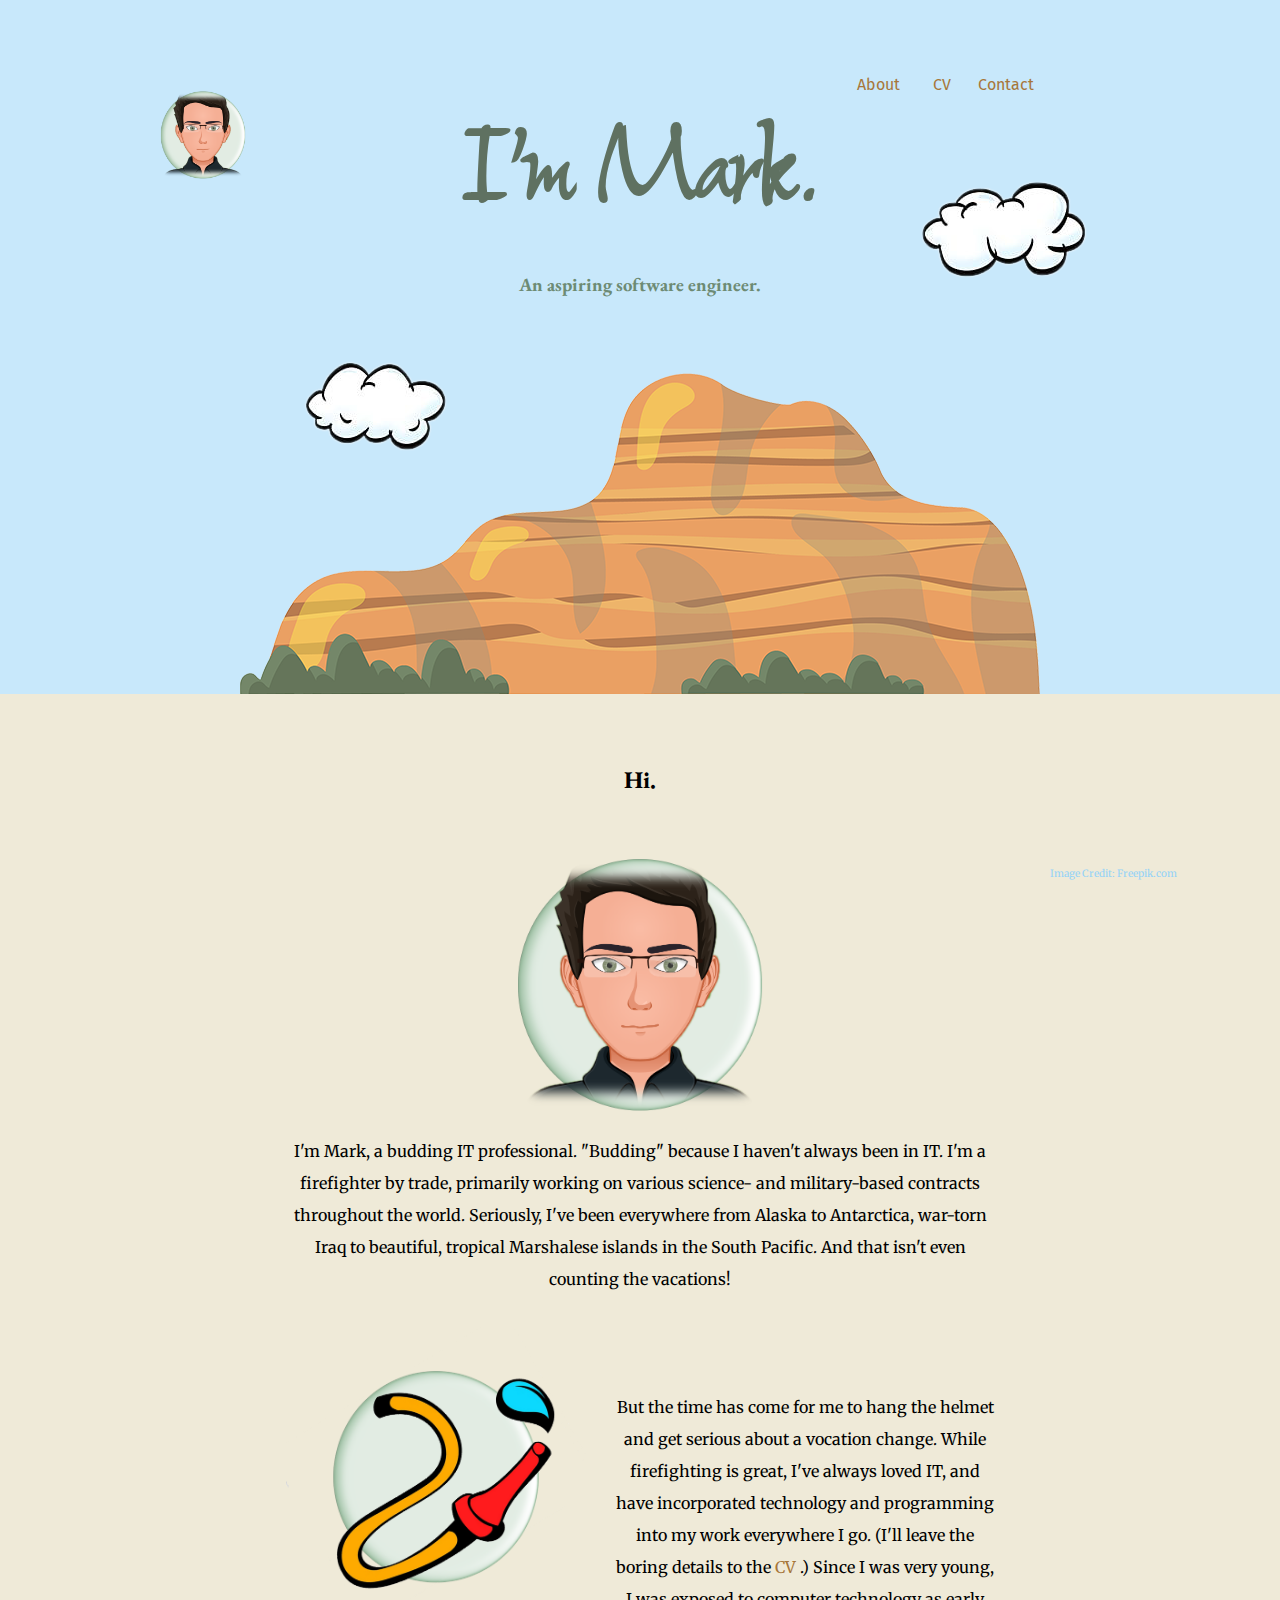
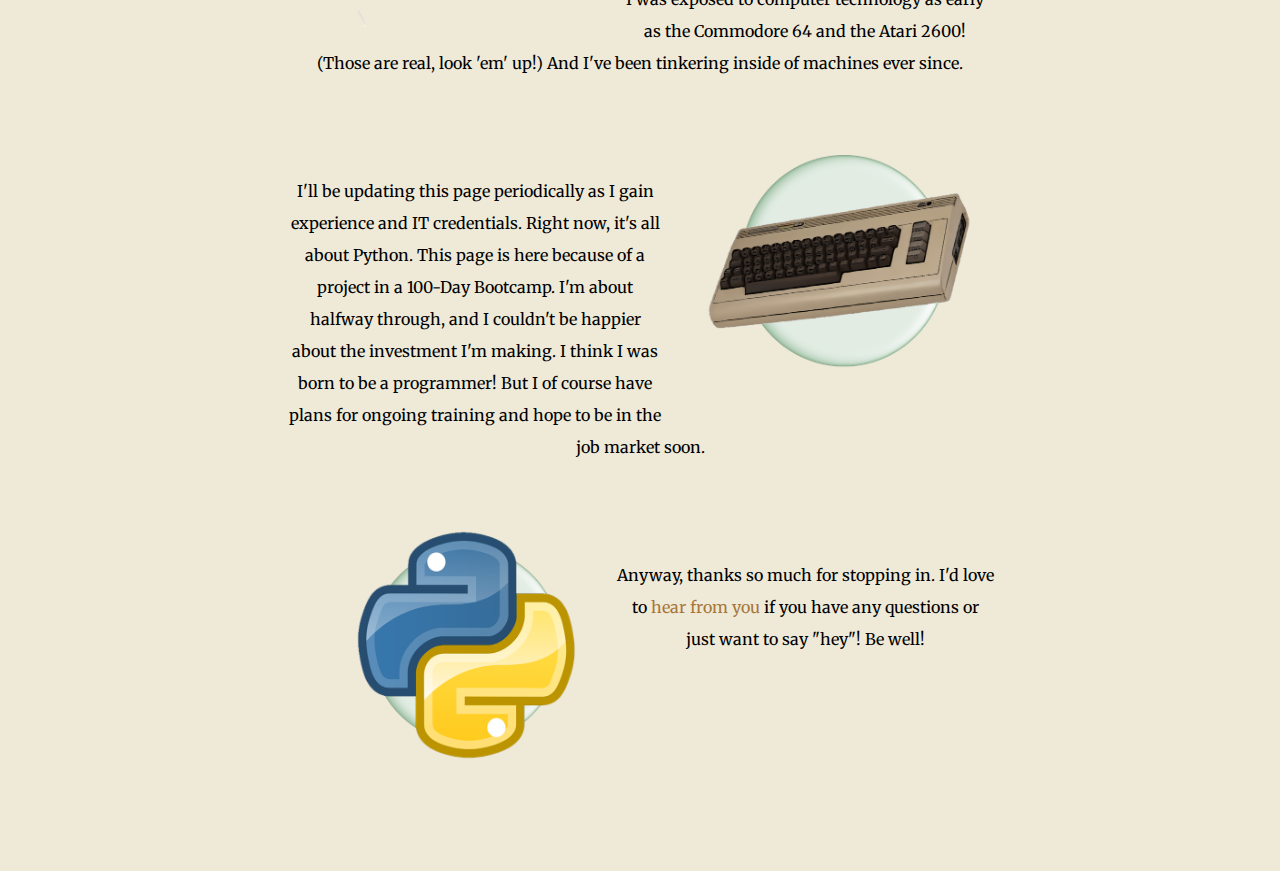
<file: index.html>
<!DOCTYPE html>
<html lang="en" dir="ltr">

<head>
  <meta charset="utf-8">
  <link rel="icon" href="images/icon_2.ico">
  <link rel="preconnect" href="https://fonts.googleapis.com">
  <link rel="preconnect" href="https://fonts.gstatic.com" crossorigin>
  <link rel="preconnect" href="https://fonts.googleapis.com">
  <link rel="preconnect" href="https://fonts.gstatic.com" crossorigin>
  <link href="https://fonts.googleapis.com/css2?family=EB+Garamond&
family=Fira+Sans:ital,wght@1,200&family=Merriweather&family=Shalimar&
display=swap" rel="stylesheet">
  <link rel="stylesheet" type="text/css" href="css/styles.css">
  <title>Mark Burns</title>
</head>

<body>
  <div class="top-container">
    <a class="nav_item menu" href="index.html">About</a>
    <a class="nav_item menu"href="cv.html">CV</a>
    <a class="nav_item menu"href="contact.html">Contact</a>
    <img class="icon_3_top" src="images\icon_3.png" alt="Avatar">
  </div>
  <div class="middle-container">
    <img class="cloud_1" src="images\cloud_1.png" alt="Happy Cloud">
    <h1>I'm Mark.</h1>
    <h3 class="subhead">An aspiring software engineer.</h3>

    <img class="cloud_4" src="images\cloud_4.png" alt="Another Happy Cloud">
    <img class="mountains" src="images\mountains.png" alt="Mountain">
    <a class="subdued sub_link" href="https://www.freepik.com/free-vector/various-mountain-peaks-flat-icon-set-cartoon-shapes-rocky-hill-snowy-promontory-top-rock-volcano-isolated-vector-illustration-collection_10174002.htm" target="_blank">Image Credit:
      Freepik.com</a>
  </div>
  <div class="bottom-container">
    <h2>Hi.</h2><br><br>
    <img class="icon_3" src="images\icon_3.png" alt="Avatar">

    <p class="body_text">
      I'm Mark, a budding IT professional. "Budding" because I haven't always
      been in IT. I'm a firefighter by trade, primarily working on various
      science- and military-based contracts throughout the world. Seriously,
      I've been everywhere from Alaska to Antarctica, war-torn Iraq to
      beautiful, tropical Marshalese islands in the South Pacific. And that
      isn't even counting the vacations!
      <br><br>
      <img class="firehose" src="images\firehose.png" alt="firehose">
      <br><br>
      But the time has come for me to hang the helmet and get serious about a
      vocation change. While firefighting is great, I've always loved IT, and
      have incorporated technology and programming into my work everywhere I go.
      (I'll leave the boring details to the <a class="menu" href="cv.html">CV
      </a>.) Since I was very young, I was exposed to computer technology as
      early as the Commodore 64 and the Atari 2600! (Those are real,
      look 'em' up!) And I've been tinkering inside of machines ever since.
      <br><br>
      <img class="c64" src="images\c64.png" alt="64KB of RAM!">
      <br><br>
      I'll be updating this page periodically as I gain experience and IT
      credentials. Right now, it's all about Python. This page is here because
      of a project in a 100-Day Bootcamp. I'm about halfway through, and I
      couldn't be happier about the investment I'm making. I think I was born
      to be a programmer! But I of course have plans for ongoing training and
      hope to be in the job market soon.
      <br><br>
      <img class="python" src="images\python.png" alt="No step on snek.">
            <br><br>
      Anyway, thanks so much for stopping in. I'd love to
      <a class="menu" href="contact.html">hear from you</a> if you
      have any questions or just want to say "hey"! Be well!
    </p>
  </div>
</body>

</html>
</file>
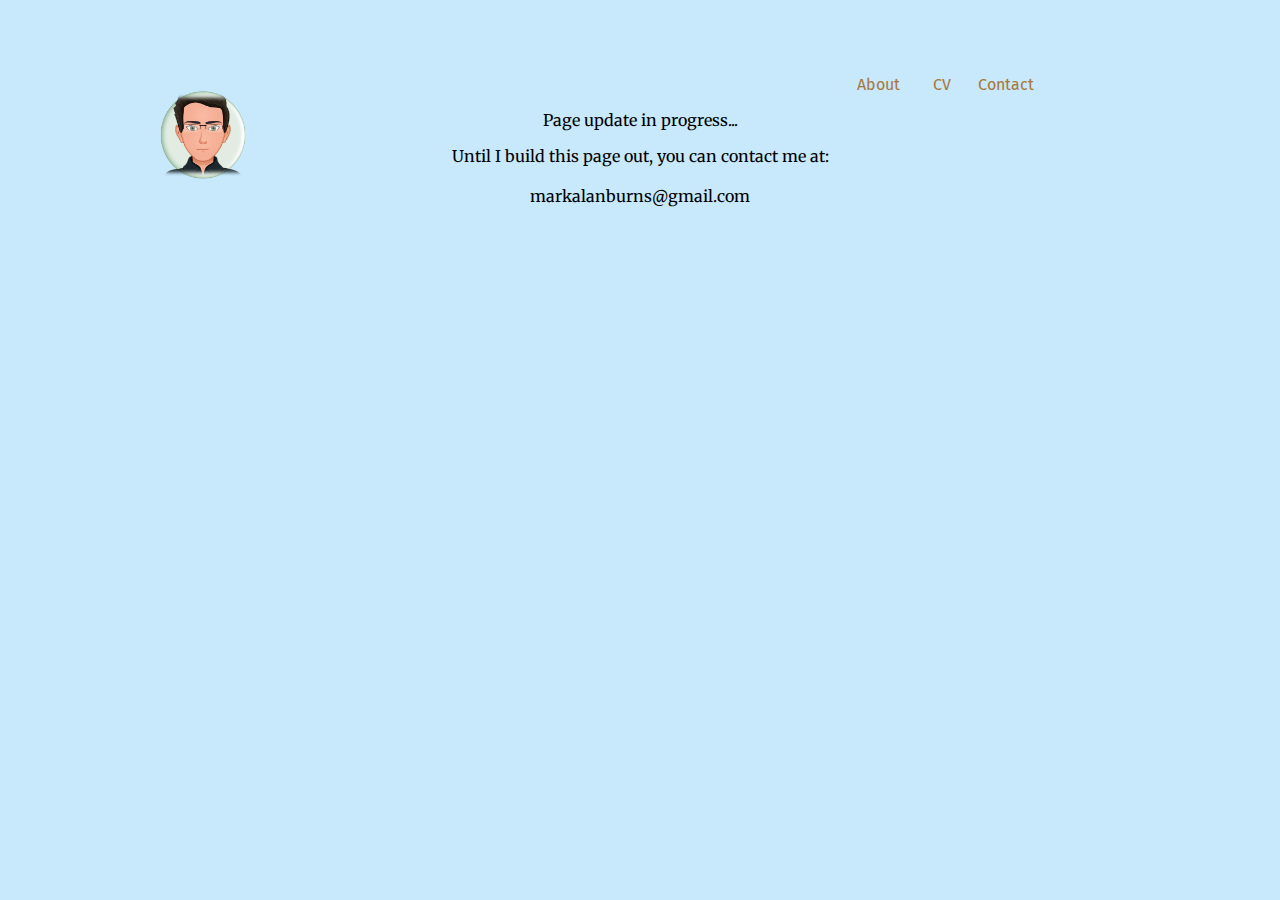
<file: contact.html>
<head>
  <meta charset="utf-8">
  <link rel="icon" href="images/icon_2.ico">
  <link rel="preconnect" href="https://fonts.googleapis.com">
  <link rel="preconnect" href="https://fonts.gstatic.com" crossorigin>
  <link rel="preconnect" href="https://fonts.googleapis.com">
  <link rel="preconnect" href="https://fonts.gstatic.com" crossorigin>
  <link href="https://fonts.googleapis.com/css2?family=EB+Garamond&
family=Fira+Sans:ital,wght@1,200&family=Merriweather&family=Shalimar&
display=swap" rel="stylesheet">
  <link rel="stylesheet" type="text/css" href="css/styles.css">
  <title>Mark Burns — Contact</title>
</head>

<body>
  <div class="top-container">
    <a class="nav_item menu" href="index.html">About</a>
    <a class="nav_item menu" href="cv.html">CV</a>
    <a class="nav_item menu" href="contact.html">Contact</a>
    <img class="icon_3_top" src="images\icon_3.png" alt="Avatar">
  </div>
  <p>Page update in progress...</p>
  <p>Until I build this page out, you can contact me at:
    <br>
    <br>
    markalanburns@gmail.com
  </p>
</body>

</html>
</file>
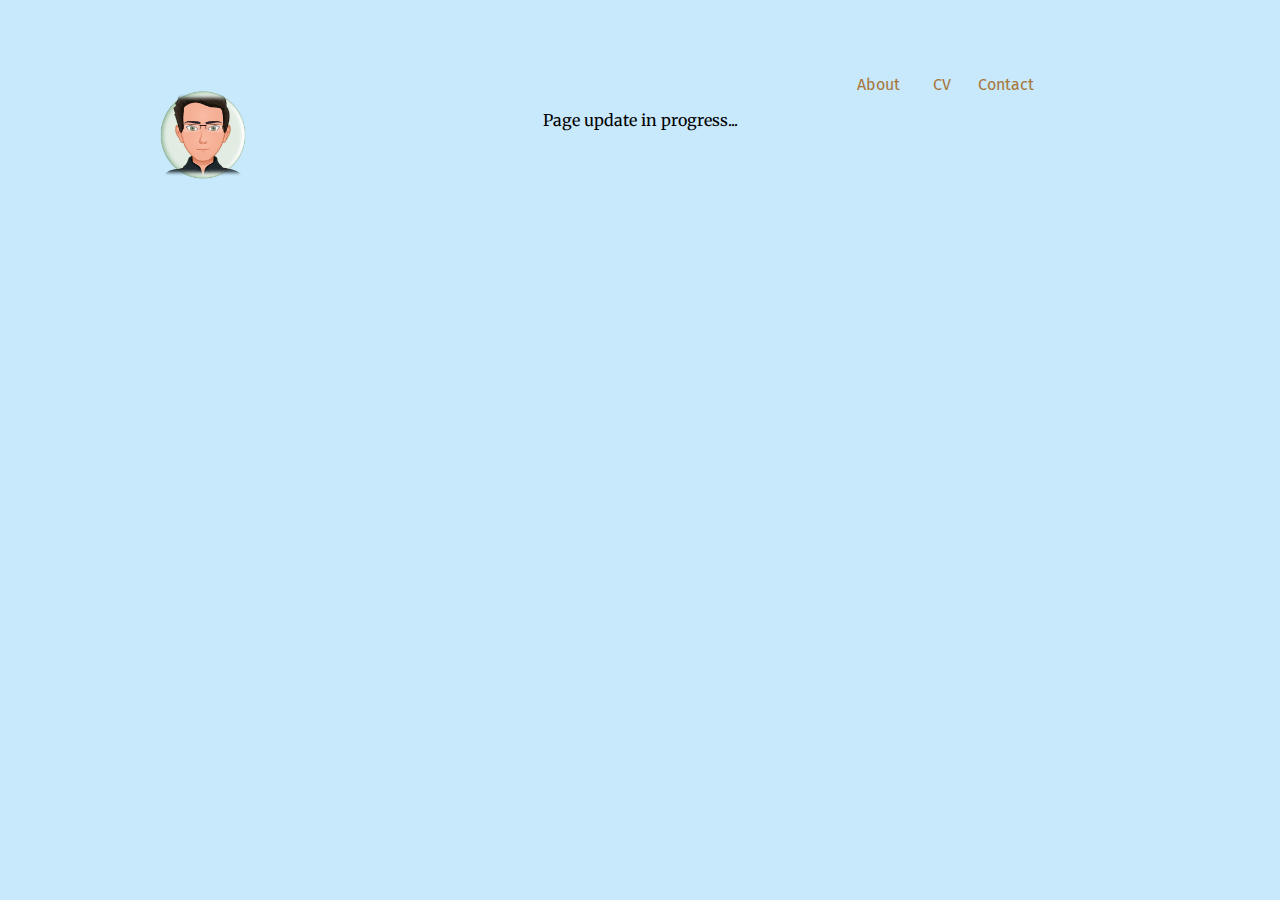
<file: cv.html>
<head>
  <meta charset="utf-8">
  <link rel="icon" href="images/icon_2.ico">
  <link rel="preconnect" href="https://fonts.googleapis.com">
  <link rel="preconnect" href="https://fonts.gstatic.com" crossorigin>
  <link rel="preconnect" href="https://fonts.googleapis.com">
  <link rel="preconnect" href="https://fonts.gstatic.com" crossorigin>
  <link href="https://fonts.googleapis.com/css2?family=EB+Garamond&
family=Fira+Sans:ital,wght@1,200&family=Merriweather&family=Shalimar&
display=swap" rel="stylesheet">
  <link rel="stylesheet" type="text/css" href="css/styles.css">
  <title>Mark Burns — CV</title>
</head>

<body>
  <div class="top-container">
    <a class="nav_item menu" href="index.html">About</a>
    <a class="nav_item menu" href="cv.html">CV</a>
    <a class="nav_item menu" href="contact.html">Contact</a>
    <img class="icon_3_top" src="images\icon_3.png" alt="Avatar">
  </div>
  <p>Page update in progress...</p>
</body>

</html>
</file>
<file: css/styles.css>
body {
  margin: 0;
  text-align: center;
  font-family: 'Merriweather', serif;
  background-color: #c8e8fb;
}

h1 {
  color: #5F7161;
  font-family: 'Shalimar', cursive;
  font-size: 130px;
  margin: 0;
  top: 800;
  right: 50%;
}

h2 {
  font-family: 'EB Garamond', serif;
}

h3 {
  color: #6D8B74;
  font-family: 'EB Garamond', serif;
  border: 0;
}

.nav_item {
  font-family: 'Fira Sans', sans-serif;
  text-align: center;
  text-decoration: none;
  display: inline-block;
  width: 60px;
  color: #a7773a;
}

.top-container {
  text-align: right;
  margin: 0;
  padding: 0 150px;
  background-color: #c8e8fb;
}

.middle-container {
  height: 600px;
  background-color: #c8e8fb;
}

.bottom-container {
  background-color: #EFEAD8;
  padding: 50px;
  padding-bottom: 200px;
}

.icon_3_top {
  height: 90px;
  width: 90px;
  position: relative;
  right: 90%;
  top: 90px;
}

.icon_3 {
  height: 260px;
  width: 260px;
}

.firehose {
  height: 300px;
  width: 300px;
  float: left;
  margin-right: 30px;
}

.c64 {
  height: 300px;
  width: 300px;
  float: right;
  margin-left: 30px;
}

.python {
  height: 300px;
  width: 300px;
  float: left;
  margin-left: 30px;
}

.cloud_1 {
  position: absolute;
  margin: 0;
  top: 20%;
  right: 15%;
}

.cloud_4 {
  position: absolute;
  margin: 0;
  top: 40%;
  right: 65%;
}

.mountains {
  position: static;
  border: 0;
  padding-top: 58px;
  right: 50%;
  bottom: 0;
}

.subdued {
  font-size: x-small;
  color: #95d3f7;
  position: absolute;
  padding-left: 10px;
  bottom: 20px;
}

.body_text {
  padding-left: 20%;
  padding-right: 20%;
  line-height: 2;
}

/* — when the user has not visited, hovered, or clicked on a link */
.menu:link {
  text-decoration: none;
  color: #a7773a;
}

/* — after the user has visited the link */
.menu:visited {
  text-decoration: none;
  color: #a7773a;
}

/* — when the user hovers their mouse over the link */
.menu:hover {
  text-decoration: none;
  font-weight: bolder;
  color: #844e09;
}

/* — as the user is clicking on the link */
.menu:active {
  text-decoration: none;
  font-weight: bolder;
  color: #f1e500;
}

/* — when the user has not visited, hovered, or clicked on a link */
a.sub_link:link {
  text-decoration: none;
  color: #95d3f7;
}

/* — after the user has visited the link */
.sub_link:visited {
  text-decoration: none;
  color: #95d3f7;
}

/* — when the user hovers their mouse over the link */
.sub_link:hover {
  text-decoration: none;
  font-weight: bolder;
  color: #43a2da;
}

/* — as the user is clicking on the link */
.sub_link:active {
  text-decoration: none;
  font-weight: bolder;
  color: #a7773a;
}
</file>
